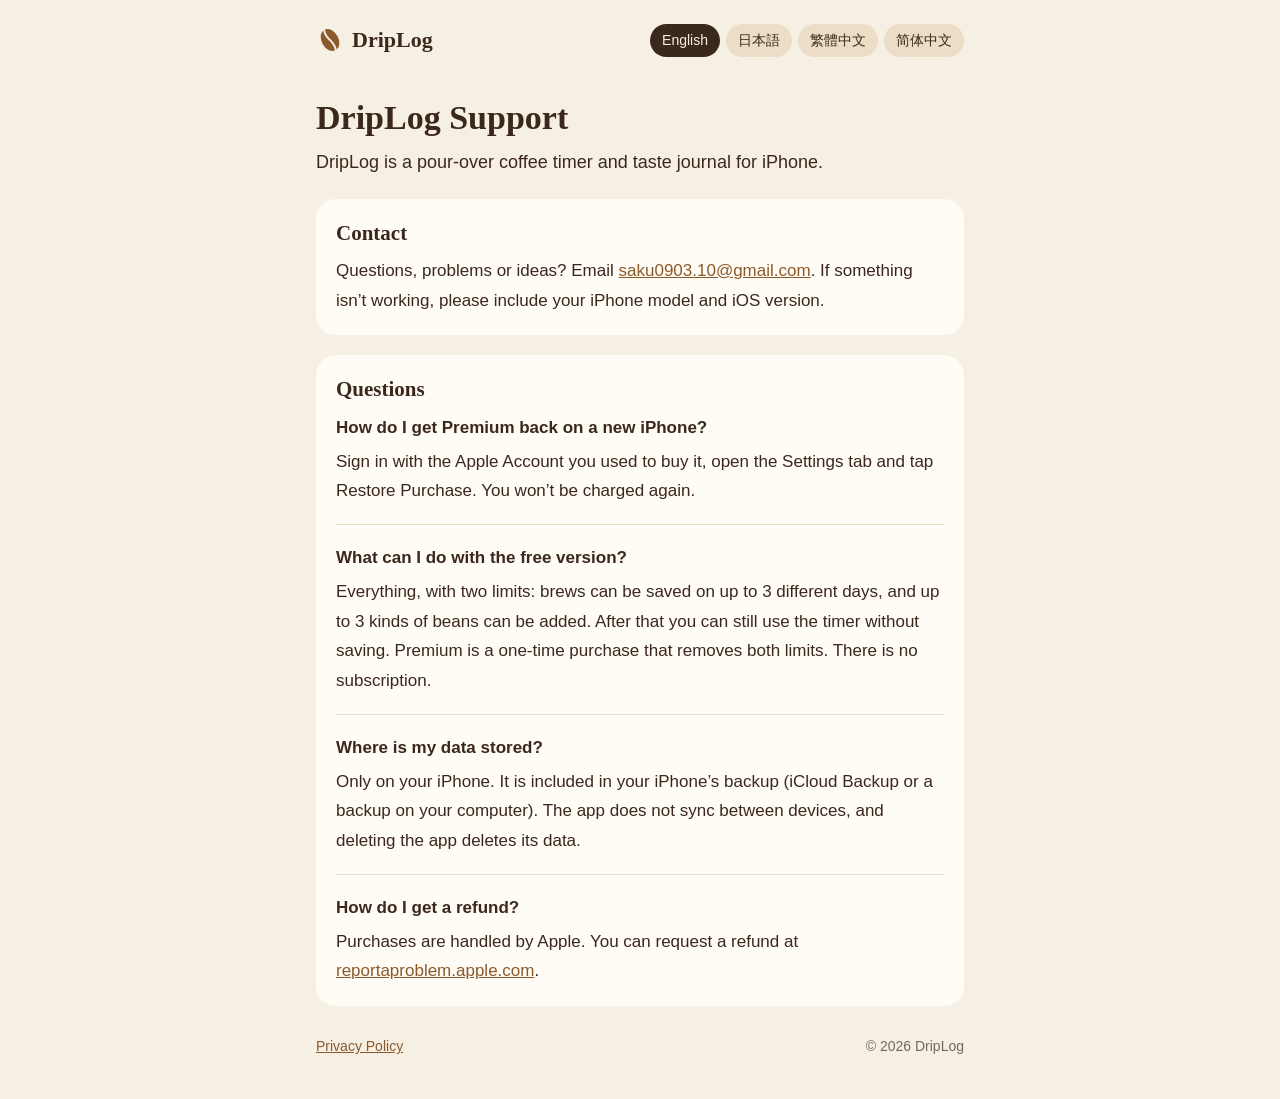
<file: index.html>
<!doctype html>
<html lang="en">
<head>
<meta charset="utf-8">
<meta name="viewport" content="width=device-width, initial-scale=1">
<meta name="color-scheme" content="light dark">
<title>DripLog Support</title>
<link rel="icon" href="favicon.svg" type="image/svg+xml">
<link rel="stylesheet" href="style.css">
<link rel="alternate" hreflang="en" href="index.html"><link rel="alternate" hreflang="ja" href="ja/index.html"><link rel="alternate" hreflang="zh-Hant" href="zh-Hant/index.html"><link rel="alternate" hreflang="zh-Hans" href="zh-Hans/index.html">
</head>
<body>
<header>
<a class="brand" href="index.html"><svg class="bean" viewBox="0 0 100 100" aria-hidden="true"><g transform="rotate(-30 50 50)"><path d="M46.5 8.3 A30 42 0 0 0 46.5 91.7 C60.5 64 32.5 36 46.5 8.3 Z"/><path d="M53.5 8.3 C39.5 36 67.5 64 53.5 91.7 A30 42 0 0 0 53.5 8.3 Z"/></g></svg><span>DripLog</span></a>
<nav class="langs" aria-label="Language"><a href="index.html" hreflang="en" lang="en" aria-current="page">English</a><a href="ja/index.html" hreflang="ja" lang="ja">日本語</a><a href="zh-Hant/index.html" hreflang="zh-Hant" lang="zh-Hant">繁體中文</a><a href="zh-Hans/index.html" hreflang="zh-Hans" lang="zh-Hans">简体中文</a></nav>
</header>
<main>
<h1>DripLog Support</h1><p class="lead">DripLog is a pour-over coffee timer and taste journal for iPhone.</p><section class="card"><h2>Contact</h2><p>Questions, problems or ideas? Email <a href="mailto:saku0903.10@gmail.com">saku0903.10@gmail.com</a>. If something isn’t working, please include your iPhone model and iOS version.</p></section><section class="card"><h2>Questions</h2><div class="qa"><h3>How do I get Premium back on a new iPhone?</h3><p>Sign in with the Apple Account you used to buy it, open the Settings tab and tap Restore Purchase. You won’t be charged again.</p></div><div class="qa"><h3>What can I do with the free version?</h3><p>Everything, with two limits: brews can be saved on up to 3 different days, and up to 3 kinds of beans can be added. After that you can still use the timer without saving. Premium is a one-time purchase that removes both limits. There is no subscription.</p></div><div class="qa"><h3>Where is my data stored?</h3><p>Only on your iPhone. It is included in your iPhone’s backup (iCloud Backup or a backup on your computer). The app does not sync between devices, and deleting the app deletes its data.</p></div><div class="qa"><h3>How do I get a refund?</h3><p>Purchases are handled by Apple. You can request a refund at <a href="https://reportaproblem.apple.com">reportaproblem.apple.com</a>.</p></div></section>
</main>
<footer><a href="privacy.html">Privacy Policy</a><span>© 2026 DripLog</span></footer>
</body>
</html>
</file>
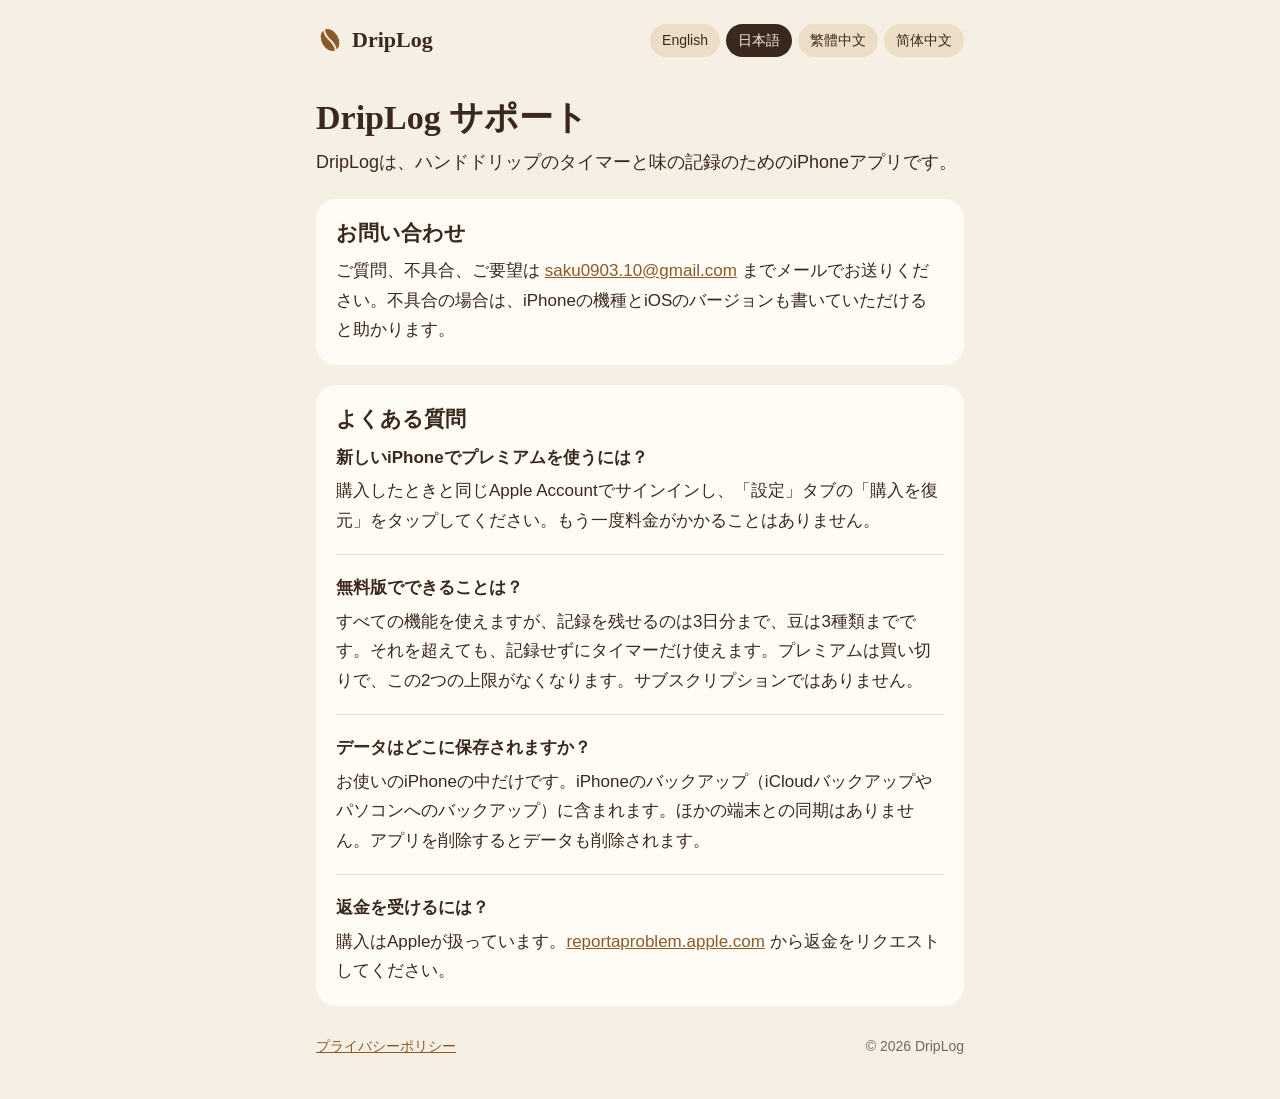
<file: ja/index.html>
<!doctype html>
<html lang="ja">
<head>
<meta charset="utf-8">
<meta name="viewport" content="width=device-width, initial-scale=1">
<meta name="color-scheme" content="light dark">
<title>DripLog サポート</title>
<link rel="icon" href="../favicon.svg" type="image/svg+xml">
<link rel="stylesheet" href="../style.css">
<link rel="alternate" hreflang="en" href="../index.html"><link rel="alternate" hreflang="ja" href="index.html"><link rel="alternate" hreflang="zh-Hant" href="../zh-Hant/index.html"><link rel="alternate" hreflang="zh-Hans" href="../zh-Hans/index.html">
</head>
<body>
<header>
<a class="brand" href="index.html"><svg class="bean" viewBox="0 0 100 100" aria-hidden="true"><g transform="rotate(-30 50 50)"><path d="M46.5 8.3 A30 42 0 0 0 46.5 91.7 C60.5 64 32.5 36 46.5 8.3 Z"/><path d="M53.5 8.3 C39.5 36 67.5 64 53.5 91.7 A30 42 0 0 0 53.5 8.3 Z"/></g></svg><span>DripLog</span></a>
<nav class="langs" aria-label="言語"><a href="../index.html" hreflang="en" lang="en">English</a><a href="index.html" hreflang="ja" lang="ja" aria-current="page">日本語</a><a href="../zh-Hant/index.html" hreflang="zh-Hant" lang="zh-Hant">繁體中文</a><a href="../zh-Hans/index.html" hreflang="zh-Hans" lang="zh-Hans">简体中文</a></nav>
</header>
<main>
<h1>DripLog サポート</h1><p class="lead">DripLogは、ハンドドリップのタイマーと味の記録のためのiPhoneアプリです。</p><section class="card"><h2>お問い合わせ</h2><p>ご質問、不具合、ご要望は <a href="mailto:saku0903.10@gmail.com">saku0903.10@gmail.com</a> までメールでお送りください。不具合の場合は、iPhoneの機種とiOSのバージョンも書いていただけると助かります。</p></section><section class="card"><h2>よくある質問</h2><div class="qa"><h3>新しいiPhoneでプレミアムを使うには？</h3><p>購入したときと同じApple Accountでサインインし、「設定」タブの「購入を復元」をタップしてください。もう一度料金がかかることはありません。</p></div><div class="qa"><h3>無料版でできることは？</h3><p>すべての機能を使えますが、記録を残せるのは3日分まで、豆は3種類までです。それを超えても、記録せずにタイマーだけ使えます。プレミアムは買い切りで、この2つの上限がなくなります。サブスクリプションではありません。</p></div><div class="qa"><h3>データはどこに保存されますか？</h3><p>お使いのiPhoneの中だけです。iPhoneのバックアップ（iCloudバックアップやパソコンへのバックアップ）に含まれます。ほかの端末との同期はありません。アプリを削除するとデータも削除されます。</p></div><div class="qa"><h3>返金を受けるには？</h3><p>購入はAppleが扱っています。<a href="https://reportaproblem.apple.com">reportaproblem.apple.com</a> から返金をリクエストしてください。</p></div></section>
</main>
<footer><a href="privacy.html">プライバシーポリシー</a><span>© 2026 DripLog</span></footer>
</body>
</html>
</file>
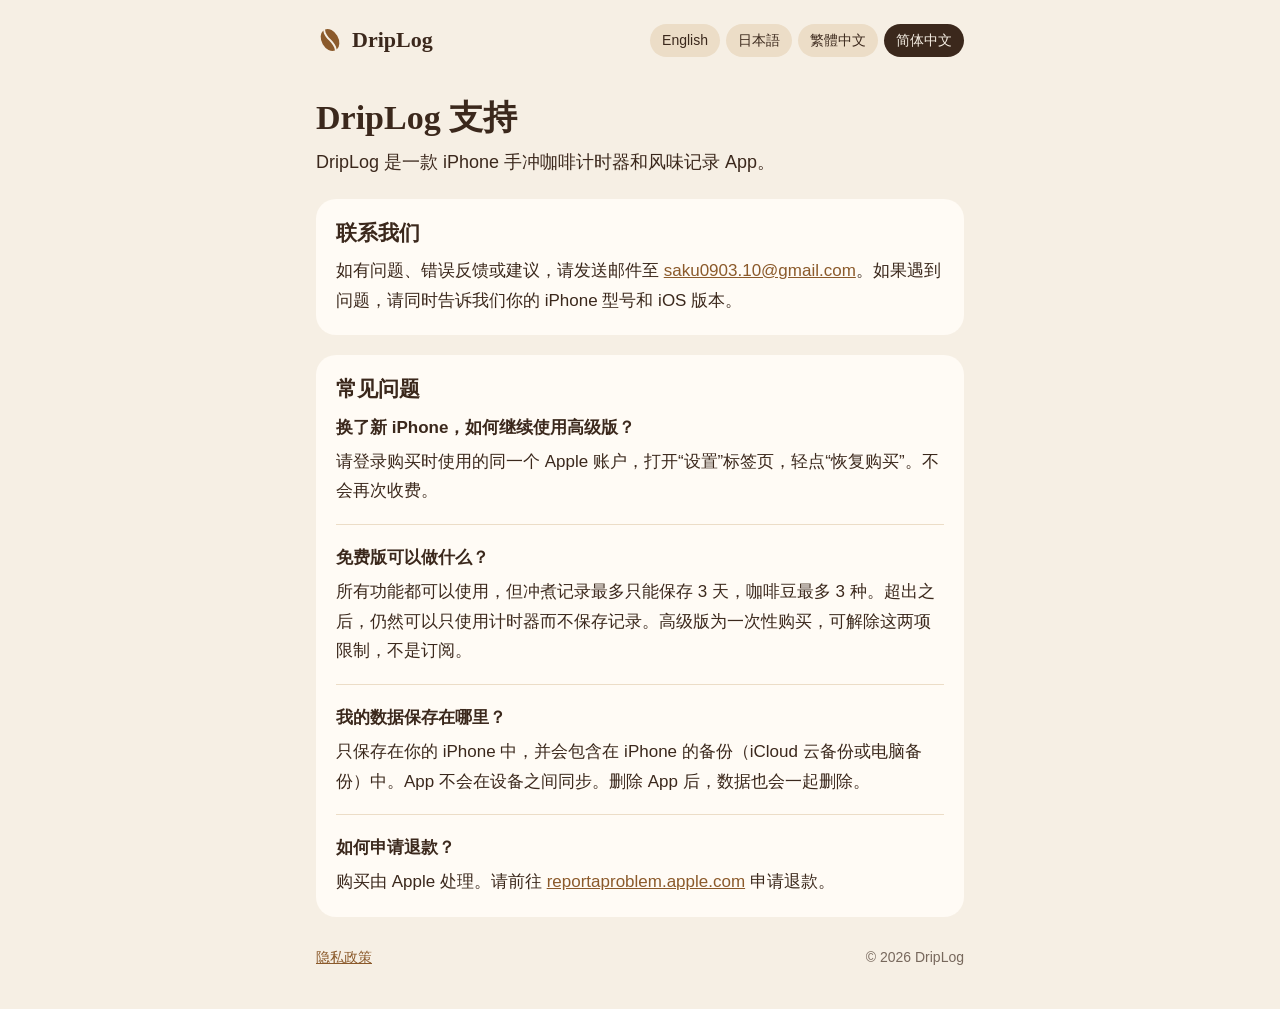
<file: zh-Hans/index.html>
<!doctype html>
<html lang="zh-Hans">
<head>
<meta charset="utf-8">
<meta name="viewport" content="width=device-width, initial-scale=1">
<meta name="color-scheme" content="light dark">
<title>DripLog 支持</title>
<link rel="icon" href="../favicon.svg" type="image/svg+xml">
<link rel="stylesheet" href="../style.css">
<link rel="alternate" hreflang="en" href="../index.html"><link rel="alternate" hreflang="ja" href="../ja/index.html"><link rel="alternate" hreflang="zh-Hant" href="../zh-Hant/index.html"><link rel="alternate" hreflang="zh-Hans" href="index.html">
</head>
<body>
<header>
<a class="brand" href="index.html"><svg class="bean" viewBox="0 0 100 100" aria-hidden="true"><g transform="rotate(-30 50 50)"><path d="M46.5 8.3 A30 42 0 0 0 46.5 91.7 C60.5 64 32.5 36 46.5 8.3 Z"/><path d="M53.5 8.3 C39.5 36 67.5 64 53.5 91.7 A30 42 0 0 0 53.5 8.3 Z"/></g></svg><span>DripLog</span></a>
<nav class="langs" aria-label="语言"><a href="../index.html" hreflang="en" lang="en">English</a><a href="../ja/index.html" hreflang="ja" lang="ja">日本語</a><a href="../zh-Hant/index.html" hreflang="zh-Hant" lang="zh-Hant">繁體中文</a><a href="index.html" hreflang="zh-Hans" lang="zh-Hans" aria-current="page">简体中文</a></nav>
</header>
<main>
<h1>DripLog 支持</h1><p class="lead">DripLog 是一款 iPhone 手冲咖啡计时器和风味记录 App。</p><section class="card"><h2>联系我们</h2><p>如有问题、错误反馈或建议，请发送邮件至 <a href="mailto:saku0903.10@gmail.com">saku0903.10@gmail.com</a>。如果遇到问题，请同时告诉我们你的 iPhone 型号和 iOS 版本。</p></section><section class="card"><h2>常见问题</h2><div class="qa"><h3>换了新 iPhone，如何继续使用高级版？</h3><p>请登录购买时使用的同一个 Apple 账户，打开“设置”标签页，轻点“恢复购买”。不会再次收费。</p></div><div class="qa"><h3>免费版可以做什么？</h3><p>所有功能都可以使用，但冲煮记录最多只能保存 3 天，咖啡豆最多 3 种。超出之后，仍然可以只使用计时器而不保存记录。高级版为一次性购买，可解除这两项限制，不是订阅。</p></div><div class="qa"><h3>我的数据保存在哪里？</h3><p>只保存在你的 iPhone 中，并会包含在 iPhone 的备份（iCloud 云备份或电脑备份）中。App 不会在设备之间同步。删除 App 后，数据也会一起删除。</p></div><div class="qa"><h3>如何申请退款？</h3><p>购买由 Apple 处理。请前往 <a href="https://reportaproblem.apple.com">reportaproblem.apple.com</a> 申请退款。</p></div></section>
</main>
<footer><a href="privacy.html">隐私政策</a><span>© 2026 DripLog</span></footer>
</body>
</html>
</file>
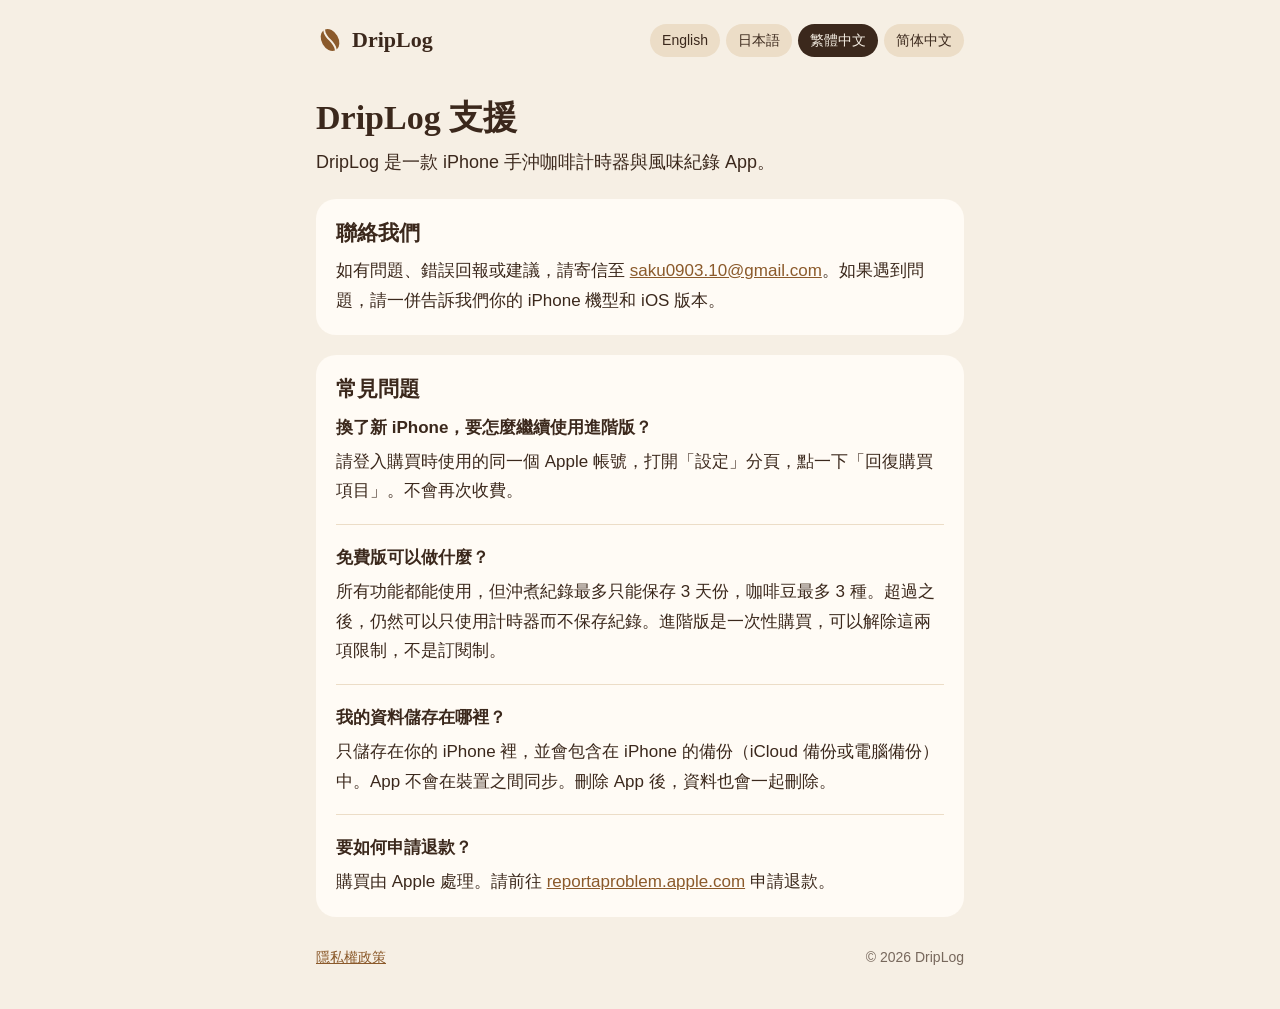
<file: zh-Hant/index.html>
<!doctype html>
<html lang="zh-Hant">
<head>
<meta charset="utf-8">
<meta name="viewport" content="width=device-width, initial-scale=1">
<meta name="color-scheme" content="light dark">
<title>DripLog 支援</title>
<link rel="icon" href="../favicon.svg" type="image/svg+xml">
<link rel="stylesheet" href="../style.css">
<link rel="alternate" hreflang="en" href="../index.html"><link rel="alternate" hreflang="ja" href="../ja/index.html"><link rel="alternate" hreflang="zh-Hant" href="index.html"><link rel="alternate" hreflang="zh-Hans" href="../zh-Hans/index.html">
</head>
<body>
<header>
<a class="brand" href="index.html"><svg class="bean" viewBox="0 0 100 100" aria-hidden="true"><g transform="rotate(-30 50 50)"><path d="M46.5 8.3 A30 42 0 0 0 46.5 91.7 C60.5 64 32.5 36 46.5 8.3 Z"/><path d="M53.5 8.3 C39.5 36 67.5 64 53.5 91.7 A30 42 0 0 0 53.5 8.3 Z"/></g></svg><span>DripLog</span></a>
<nav class="langs" aria-label="語言"><a href="../index.html" hreflang="en" lang="en">English</a><a href="../ja/index.html" hreflang="ja" lang="ja">日本語</a><a href="index.html" hreflang="zh-Hant" lang="zh-Hant" aria-current="page">繁體中文</a><a href="../zh-Hans/index.html" hreflang="zh-Hans" lang="zh-Hans">简体中文</a></nav>
</header>
<main>
<h1>DripLog 支援</h1><p class="lead">DripLog 是一款 iPhone 手沖咖啡計時器與風味紀錄 App。</p><section class="card"><h2>聯絡我們</h2><p>如有問題、錯誤回報或建議，請寄信至 <a href="mailto:saku0903.10@gmail.com">saku0903.10@gmail.com</a>。如果遇到問題，請一併告訴我們你的 iPhone 機型和 iOS 版本。</p></section><section class="card"><h2>常見問題</h2><div class="qa"><h3>換了新 iPhone，要怎麼繼續使用進階版？</h3><p>請登入購買時使用的同一個 Apple 帳號，打開「設定」分頁，點一下「回復購買項目」。不會再次收費。</p></div><div class="qa"><h3>免費版可以做什麼？</h3><p>所有功能都能使用，但沖煮紀錄最多只能保存 3 天份，咖啡豆最多 3 種。超過之後，仍然可以只使用計時器而不保存紀錄。進階版是一次性購買，可以解除這兩項限制，不是訂閱制。</p></div><div class="qa"><h3>我的資料儲存在哪裡？</h3><p>只儲存在你的 iPhone 裡，並會包含在 iPhone 的備份（iCloud 備份或電腦備份）中。App 不會在裝置之間同步。刪除 App 後，資料也會一起刪除。</p></div><div class="qa"><h3>要如何申請退款？</h3><p>購買由 Apple 處理。請前往 <a href="https://reportaproblem.apple.com">reportaproblem.apple.com</a> 申請退款。</p></div></section>
</main>
<footer><a href="privacy.html">隱私權政策</a><span>© 2026 DripLog</span></footer>
</body>
</html>
</file>
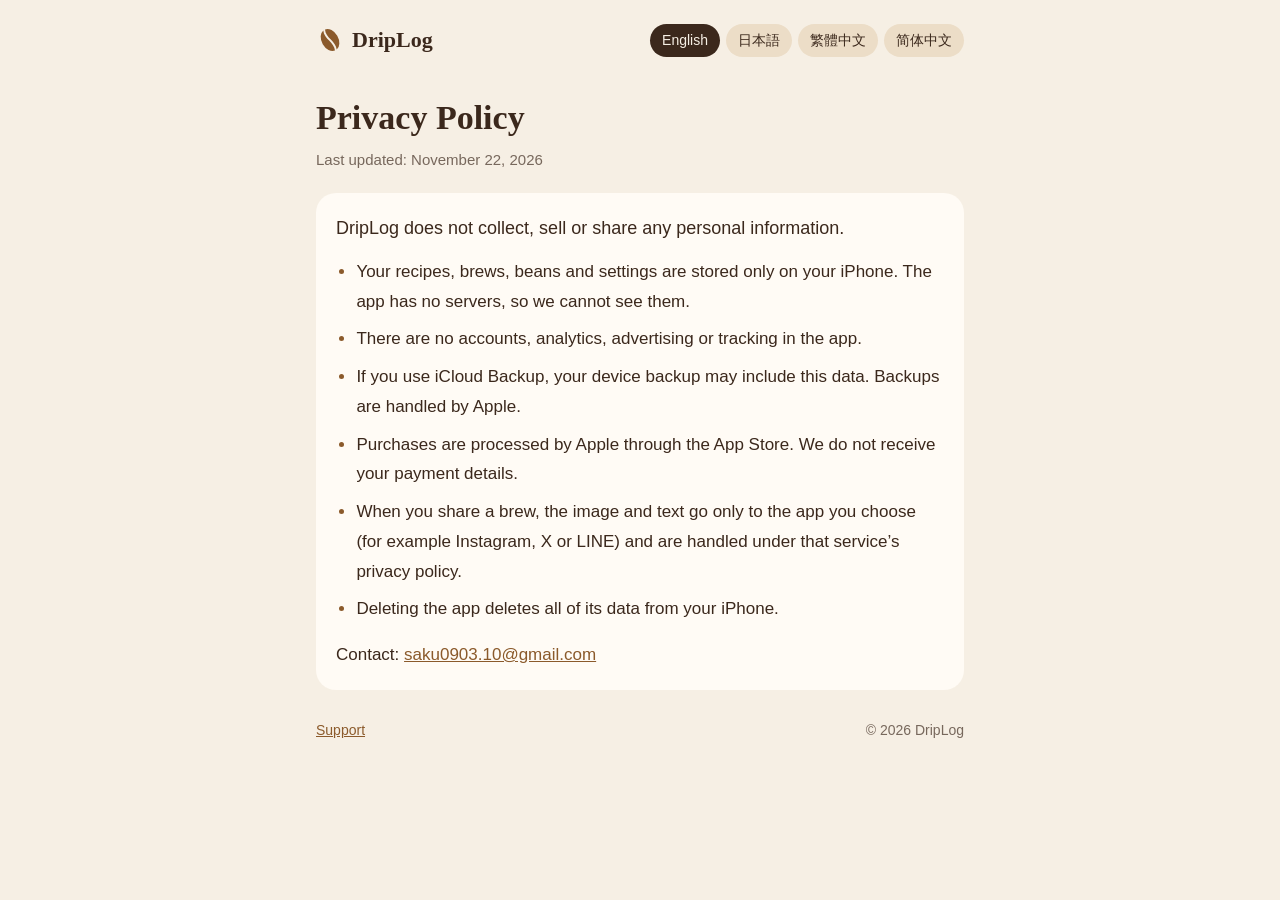
<file: privacy.html>
<!doctype html>
<html lang="en">
<head>
<meta charset="utf-8">
<meta name="viewport" content="width=device-width, initial-scale=1">
<meta name="color-scheme" content="light dark">
<title>DripLog Privacy Policy</title>
<link rel="icon" href="favicon.svg" type="image/svg+xml">
<link rel="stylesheet" href="style.css">
<link rel="alternate" hreflang="en" href="privacy.html"><link rel="alternate" hreflang="ja" href="ja/privacy.html"><link rel="alternate" hreflang="zh-Hant" href="zh-Hant/privacy.html"><link rel="alternate" hreflang="zh-Hans" href="zh-Hans/privacy.html">
</head>
<body>
<header>
<a class="brand" href="index.html"><svg class="bean" viewBox="0 0 100 100" aria-hidden="true"><g transform="rotate(-30 50 50)"><path d="M46.5 8.3 A30 42 0 0 0 46.5 91.7 C60.5 64 32.5 36 46.5 8.3 Z"/><path d="M53.5 8.3 C39.5 36 67.5 64 53.5 91.7 A30 42 0 0 0 53.5 8.3 Z"/></g></svg><span>DripLog</span></a>
<nav class="langs" aria-label="Language"><a href="privacy.html" hreflang="en" lang="en" aria-current="page">English</a><a href="ja/privacy.html" hreflang="ja" lang="ja">日本語</a><a href="zh-Hant/privacy.html" hreflang="zh-Hant" lang="zh-Hant">繁體中文</a><a href="zh-Hans/privacy.html" hreflang="zh-Hans" lang="zh-Hans">简体中文</a></nav>
</header>
<main>
<h1>Privacy Policy</h1><p class="updated">Last updated: November 22, 2026</p><section class="card"><p class="lead">DripLog does not collect, sell or share any personal information.</p><ul><li>Your recipes, brews, beans and settings are stored only on your iPhone. The app has no servers, so we cannot see them.</li><li>There are no accounts, analytics, advertising or tracking in the app.</li><li>If you use iCloud Backup, your device backup may include this data. Backups are handled by Apple.</li><li>Purchases are processed by Apple through the App Store. We do not receive your payment details.</li><li>When you share a brew, the image and text go only to the app you choose (for example Instagram, X or LINE) and are handled under that service’s privacy policy.</li><li>Deleting the app deletes all of its data from your iPhone.</li></ul><p>Contact: <a href="mailto:saku0903.10@gmail.com">saku0903.10@gmail.com</a></p></section>
</main>
<footer><a href="index.html">Support</a><span>© 2026 DripLog</span></footer>
</body>
</html>
</file>
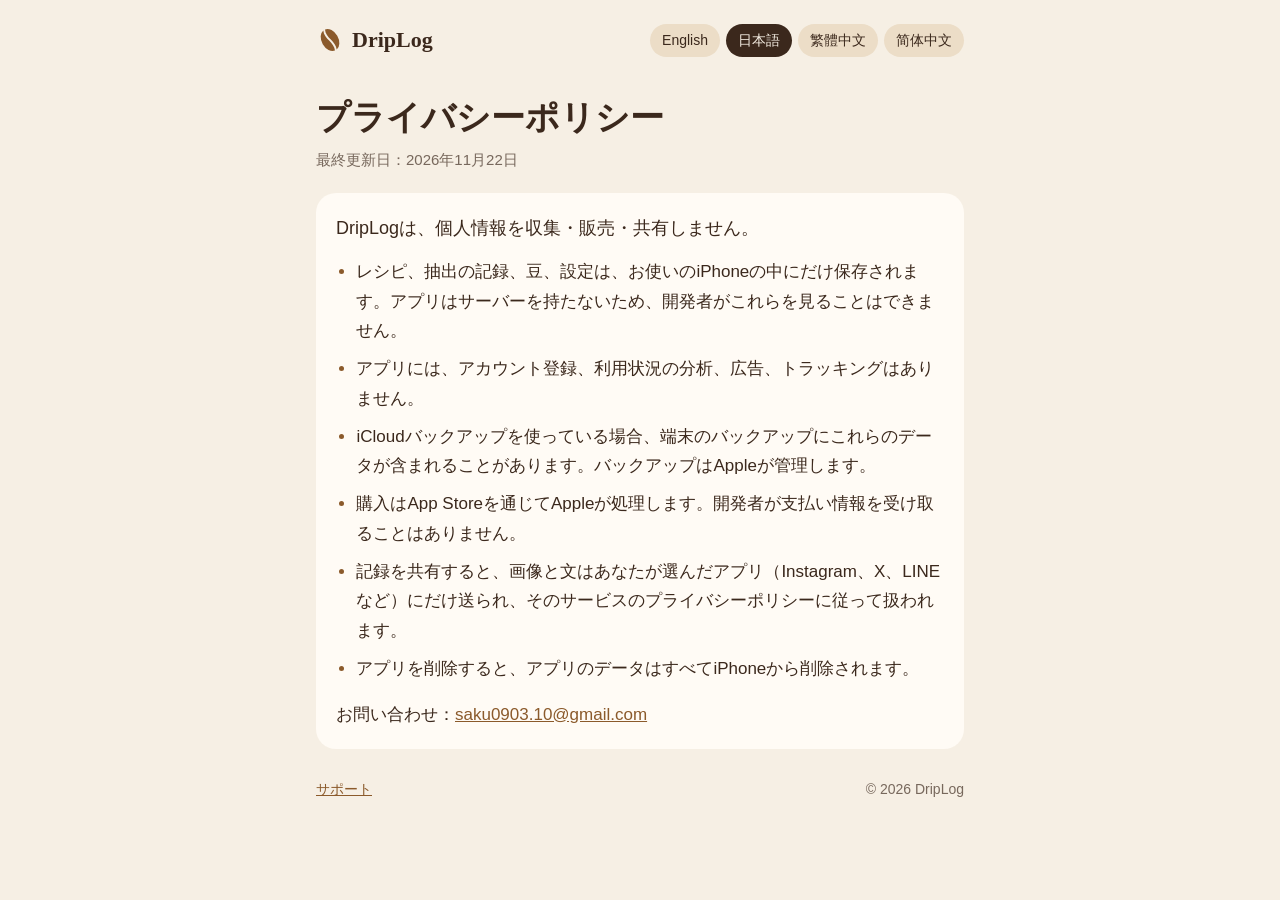
<file: ja/privacy.html>
<!doctype html>
<html lang="ja">
<head>
<meta charset="utf-8">
<meta name="viewport" content="width=device-width, initial-scale=1">
<meta name="color-scheme" content="light dark">
<title>DripLog プライバシーポリシー</title>
<link rel="icon" href="../favicon.svg" type="image/svg+xml">
<link rel="stylesheet" href="../style.css">
<link rel="alternate" hreflang="en" href="../privacy.html"><link rel="alternate" hreflang="ja" href="privacy.html"><link rel="alternate" hreflang="zh-Hant" href="../zh-Hant/privacy.html"><link rel="alternate" hreflang="zh-Hans" href="../zh-Hans/privacy.html">
</head>
<body>
<header>
<a class="brand" href="index.html"><svg class="bean" viewBox="0 0 100 100" aria-hidden="true"><g transform="rotate(-30 50 50)"><path d="M46.5 8.3 A30 42 0 0 0 46.5 91.7 C60.5 64 32.5 36 46.5 8.3 Z"/><path d="M53.5 8.3 C39.5 36 67.5 64 53.5 91.7 A30 42 0 0 0 53.5 8.3 Z"/></g></svg><span>DripLog</span></a>
<nav class="langs" aria-label="言語"><a href="../privacy.html" hreflang="en" lang="en">English</a><a href="privacy.html" hreflang="ja" lang="ja" aria-current="page">日本語</a><a href="../zh-Hant/privacy.html" hreflang="zh-Hant" lang="zh-Hant">繁體中文</a><a href="../zh-Hans/privacy.html" hreflang="zh-Hans" lang="zh-Hans">简体中文</a></nav>
</header>
<main>
<h1>プライバシーポリシー</h1><p class="updated">最終更新日：2026年11月22日</p><section class="card"><p class="lead">DripLogは、個人情報を収集・販売・共有しません。</p><ul><li>レシピ、抽出の記録、豆、設定は、お使いのiPhoneの中にだけ保存されます。アプリはサーバーを持たないため、開発者がこれらを見ることはできません。</li><li>アプリには、アカウント登録、利用状況の分析、広告、トラッキングはありません。</li><li>iCloudバックアップを使っている場合、端末のバックアップにこれらのデータが含まれることがあります。バックアップはAppleが管理します。</li><li>購入はApp Storeを通じてAppleが処理します。開発者が支払い情報を受け取ることはありません。</li><li>記録を共有すると、画像と文はあなたが選んだアプリ（Instagram、X、LINEなど）にだけ送られ、そのサービスのプライバシーポリシーに従って扱われます。</li><li>アプリを削除すると、アプリのデータはすべてiPhoneから削除されます。</li></ul><p>お問い合わせ：<a href="mailto:saku0903.10@gmail.com">saku0903.10@gmail.com</a></p></section>
</main>
<footer><a href="index.html">サポート</a><span>© 2026 DripLog</span></footer>
</body>
</html>
</file>
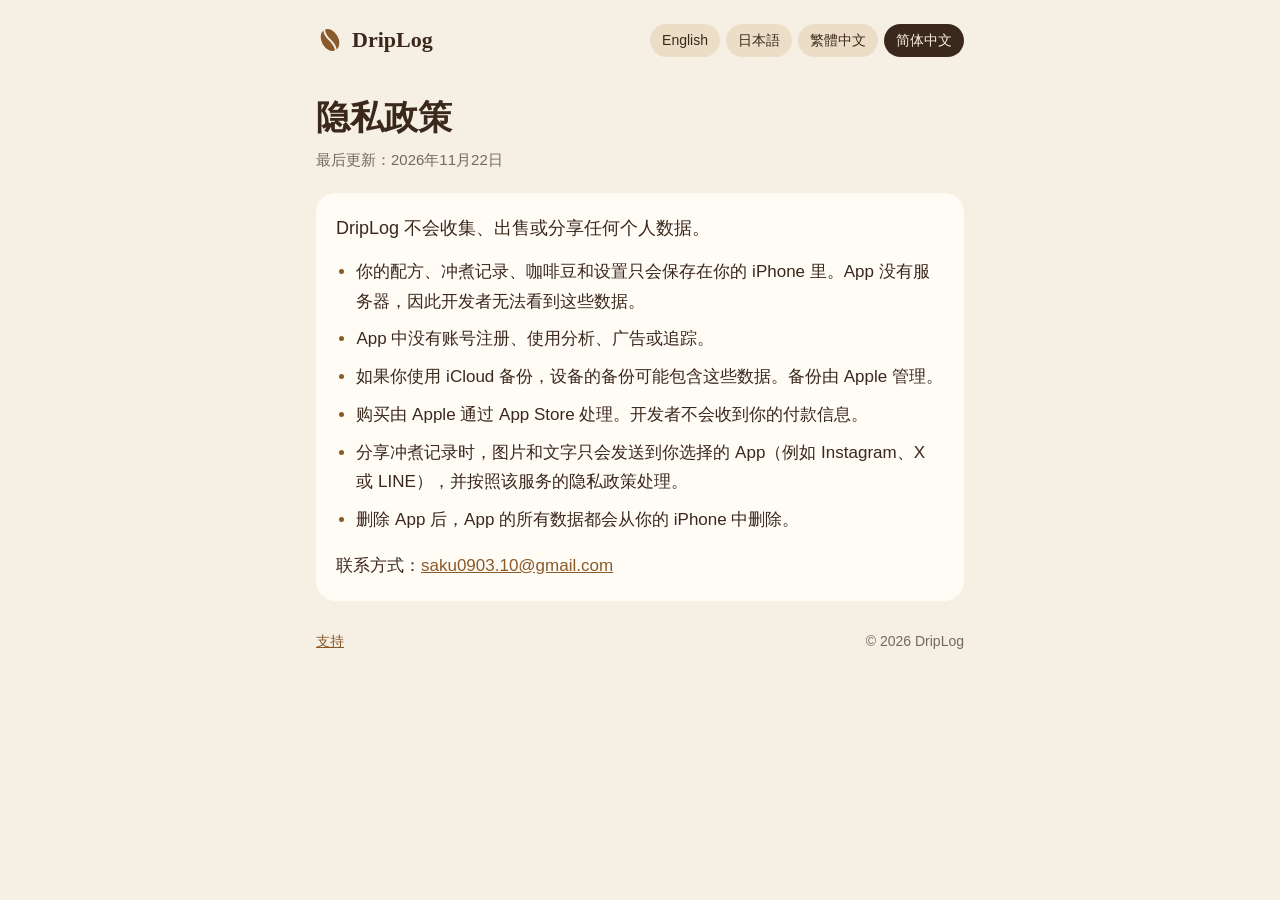
<file: zh-Hans/privacy.html>
<!doctype html>
<html lang="zh-Hans">
<head>
<meta charset="utf-8">
<meta name="viewport" content="width=device-width, initial-scale=1">
<meta name="color-scheme" content="light dark">
<title>DripLog 隐私政策</title>
<link rel="icon" href="../favicon.svg" type="image/svg+xml">
<link rel="stylesheet" href="../style.css">
<link rel="alternate" hreflang="en" href="../privacy.html"><link rel="alternate" hreflang="ja" href="../ja/privacy.html"><link rel="alternate" hreflang="zh-Hant" href="../zh-Hant/privacy.html"><link rel="alternate" hreflang="zh-Hans" href="privacy.html">
</head>
<body>
<header>
<a class="brand" href="index.html"><svg class="bean" viewBox="0 0 100 100" aria-hidden="true"><g transform="rotate(-30 50 50)"><path d="M46.5 8.3 A30 42 0 0 0 46.5 91.7 C60.5 64 32.5 36 46.5 8.3 Z"/><path d="M53.5 8.3 C39.5 36 67.5 64 53.5 91.7 A30 42 0 0 0 53.5 8.3 Z"/></g></svg><span>DripLog</span></a>
<nav class="langs" aria-label="语言"><a href="../privacy.html" hreflang="en" lang="en">English</a><a href="../ja/privacy.html" hreflang="ja" lang="ja">日本語</a><a href="../zh-Hant/privacy.html" hreflang="zh-Hant" lang="zh-Hant">繁體中文</a><a href="privacy.html" hreflang="zh-Hans" lang="zh-Hans" aria-current="page">简体中文</a></nav>
</header>
<main>
<h1>隐私政策</h1><p class="updated">最后更新：2026年11月22日</p><section class="card"><p class="lead">DripLog 不会收集、出售或分享任何个人数据。</p><ul><li>你的配方、冲煮记录、咖啡豆和设置只会保存在你的 iPhone 里。App 没有服务器，因此开发者无法看到这些数据。</li><li>App 中没有账号注册、使用分析、广告或追踪。</li><li>如果你使用 iCloud 备份，设备的备份可能包含这些数据。备份由 Apple 管理。</li><li>购买由 Apple 通过 App Store 处理。开发者不会收到你的付款信息。</li><li>分享冲煮记录时，图片和文字只会发送到你选择的 App（例如 Instagram、X 或 LINE），并按照该服务的隐私政策处理。</li><li>删除 App 后，App 的所有数据都会从你的 iPhone 中删除。</li></ul><p>联系方式：<a href="mailto:saku0903.10@gmail.com">saku0903.10@gmail.com</a></p></section>
</main>
<footer><a href="index.html">支持</a><span>© 2026 DripLog</span></footer>
</body>
</html>
</file>
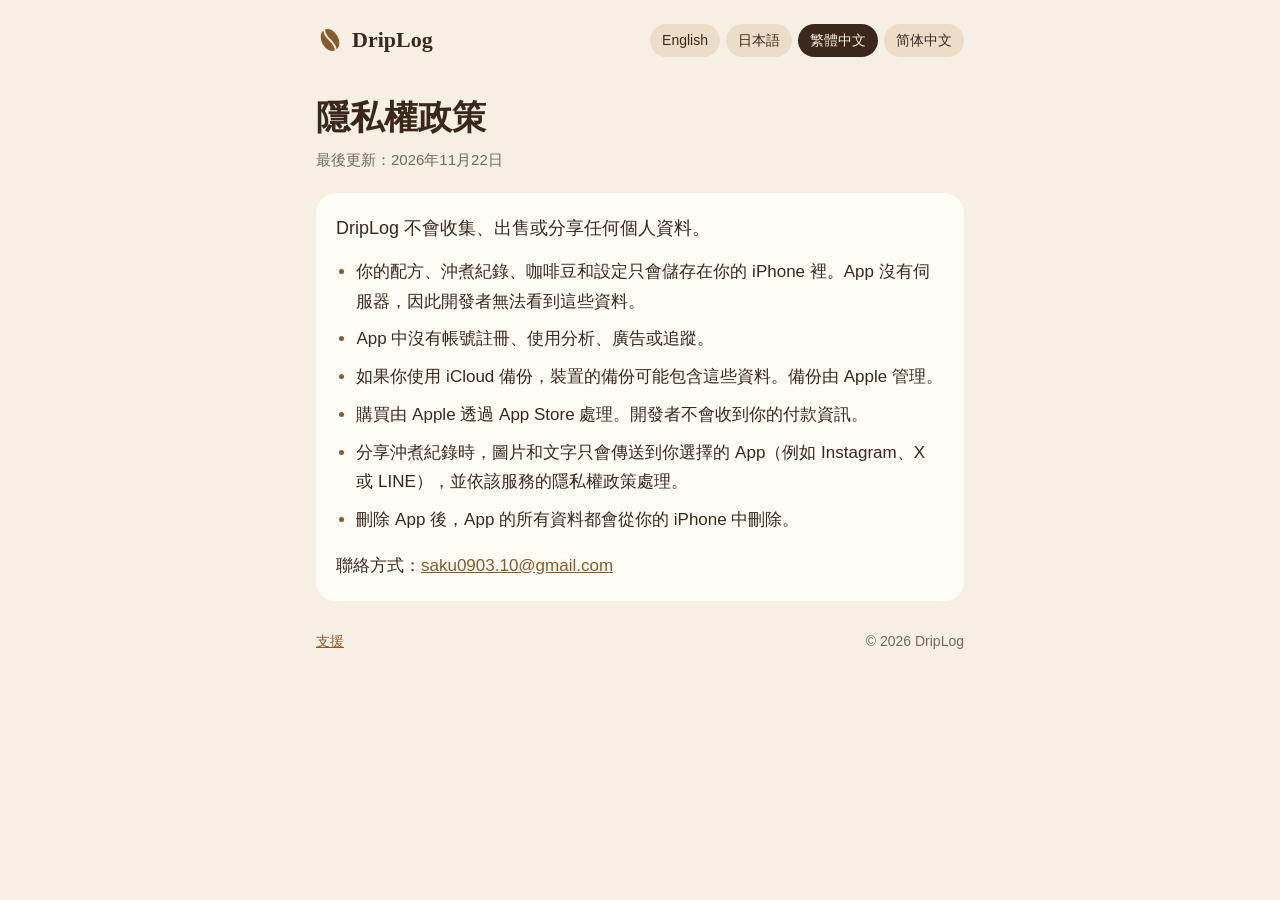
<file: zh-Hant/privacy.html>
<!doctype html>
<html lang="zh-Hant">
<head>
<meta charset="utf-8">
<meta name="viewport" content="width=device-width, initial-scale=1">
<meta name="color-scheme" content="light dark">
<title>DripLog 隱私權政策</title>
<link rel="icon" href="../favicon.svg" type="image/svg+xml">
<link rel="stylesheet" href="../style.css">
<link rel="alternate" hreflang="en" href="../privacy.html"><link rel="alternate" hreflang="ja" href="../ja/privacy.html"><link rel="alternate" hreflang="zh-Hant" href="privacy.html"><link rel="alternate" hreflang="zh-Hans" href="../zh-Hans/privacy.html">
</head>
<body>
<header>
<a class="brand" href="index.html"><svg class="bean" viewBox="0 0 100 100" aria-hidden="true"><g transform="rotate(-30 50 50)"><path d="M46.5 8.3 A30 42 0 0 0 46.5 91.7 C60.5 64 32.5 36 46.5 8.3 Z"/><path d="M53.5 8.3 C39.5 36 67.5 64 53.5 91.7 A30 42 0 0 0 53.5 8.3 Z"/></g></svg><span>DripLog</span></a>
<nav class="langs" aria-label="語言"><a href="../privacy.html" hreflang="en" lang="en">English</a><a href="../ja/privacy.html" hreflang="ja" lang="ja">日本語</a><a href="privacy.html" hreflang="zh-Hant" lang="zh-Hant" aria-current="page">繁體中文</a><a href="../zh-Hans/privacy.html" hreflang="zh-Hans" lang="zh-Hans">简体中文</a></nav>
</header>
<main>
<h1>隱私權政策</h1><p class="updated">最後更新：2026年11月22日</p><section class="card"><p class="lead">DripLog 不會收集、出售或分享任何個人資料。</p><ul><li>你的配方、沖煮紀錄、咖啡豆和設定只會儲存在你的 iPhone 裡。App 沒有伺服器，因此開發者無法看到這些資料。</li><li>App 中沒有帳號註冊、使用分析、廣告或追蹤。</li><li>如果你使用 iCloud 備份，裝置的備份可能包含這些資料。備份由 Apple 管理。</li><li>購買由 Apple 透過 App Store 處理。開發者不會收到你的付款資訊。</li><li>分享沖煮紀錄時，圖片和文字只會傳送到你選擇的 App（例如 Instagram、X 或 LINE），並依該服務的隱私權政策處理。</li><li>刪除 App 後，App 的所有資料都會從你的 iPhone 中刪除。</li></ul><p>聯絡方式：<a href="mailto:saku0903.10@gmail.com">saku0903.10@gmail.com</a></p></section>
</main>
<footer><a href="index.html">支援</a><span>© 2026 DripLog</span></footer>
</body>
</html>
</file>
<file: style.css>
/* DripLog pages: the app's café colors (Assets.xcassets), light and dark. */
:root {
  color-scheme: light dark;
  --paper: #F6EFE4;
  --card: #FFFBF5;
  --crema: #ECDDC7;
  --espresso: #3B281C;
  --accent: #8B5A2B;
  --muted: rgba(59, 40, 28, 0.68);
  --serif: "Iowan Old Style", "Palatino", "Hiragino Mincho ProN", "Songti TC", "Songti SC", Georgia, serif;
  --sans: -apple-system, BlinkMacSystemFont, "Hiragino Sans", "PingFang TC", "PingFang SC", "Noto Sans JP", "Noto Sans TC", "Noto Sans SC", sans-serif;
}
@media (prefers-color-scheme: dark) {
  :root {
    --paper: #17110D;
    --card: #251B15;
    --crema: #3B2C21;
    --espresso: #F2E6D6;
    --accent: #C68B59;
    --muted: rgba(242, 230, 214, 0.68);
  }
}
:lang(ja) { --sans: -apple-system, BlinkMacSystemFont, "Hiragino Sans", "Noto Sans JP", sans-serif; }
:lang(zh-Hant) { --sans: -apple-system, BlinkMacSystemFont, "PingFang TC", "Noto Sans TC", sans-serif; --serif: "Songti TC", serif; }
:lang(zh-Hans) { --sans: -apple-system, BlinkMacSystemFont, "PingFang SC", "Noto Sans SC", sans-serif; --serif: "Songti SC", serif; }

* { box-sizing: border-box; }
html { -webkit-text-size-adjust: 100%; }
body {
  margin: 0;
  background: var(--paper);
  color: var(--espresso);
  font: 17px/1.75 var(--sans);
}
header, main, footer {
  max-width: 680px;
  margin: 0 auto;
  padding: 0 16px;
}
header {
  display: flex;
  flex-wrap: wrap;
  align-items: center;
  justify-content: space-between;
  gap: 12px;
  padding-top: 24px;
}
a { color: var(--accent); }
.brand {
  display: inline-flex;
  align-items: center;
  gap: 8px;
  color: var(--espresso);
  text-decoration: none;
  font: 700 22px/1 var(--serif);
}
.bean { width: 28px; height: 28px; fill: var(--accent); }
.langs { display: flex; flex-wrap: wrap; gap: 6px; }
.langs a {
  padding: 4px 12px;
  border-radius: 999px;
  background: var(--crema);
  color: var(--espresso);
  font-size: 14px;
  text-decoration: none;
}
.langs a[aria-current="page"] { background: var(--espresso); color: var(--paper); }
h1 {
  margin: 40px 0 8px;
  font: 700 34px/1.25 var(--serif);
}
h2 {
  margin: 0 0 8px;
  font: 700 21px/1.4 var(--serif);
}
h3 {
  margin: 0 0 4px;
  font-size: 17px;
  font-weight: 700;
}
p { margin: 0 0 12px; }
p:last-child { margin-bottom: 0; }
.lead { font-size: 18px; }
.updated { color: var(--muted); font-size: 15px; }
.card {
  margin: 20px 0;
  padding: 20px;
  border-radius: 20px;
  background: var(--card);
}
.qa + .qa { margin-top: 18px; padding-top: 18px; border-top: 1px solid var(--crema); }
ul { margin: 12px 0 16px; padding-left: 1.2em; }
li + li { margin-top: 8px; }
li::marker { color: var(--accent); }
a[href^="mailto:"] { overflow-wrap: anywhere; }
footer {
  display: flex;
  flex-wrap: wrap;
  justify-content: space-between;
  gap: 8px;
  padding-top: 8px;
  padding-bottom: 40px;
  color: var(--muted);
  font-size: 14px;
}
.app .brand { margin-bottom: 12px; }
.links { display: flex; gap: 16px; }
</file>
